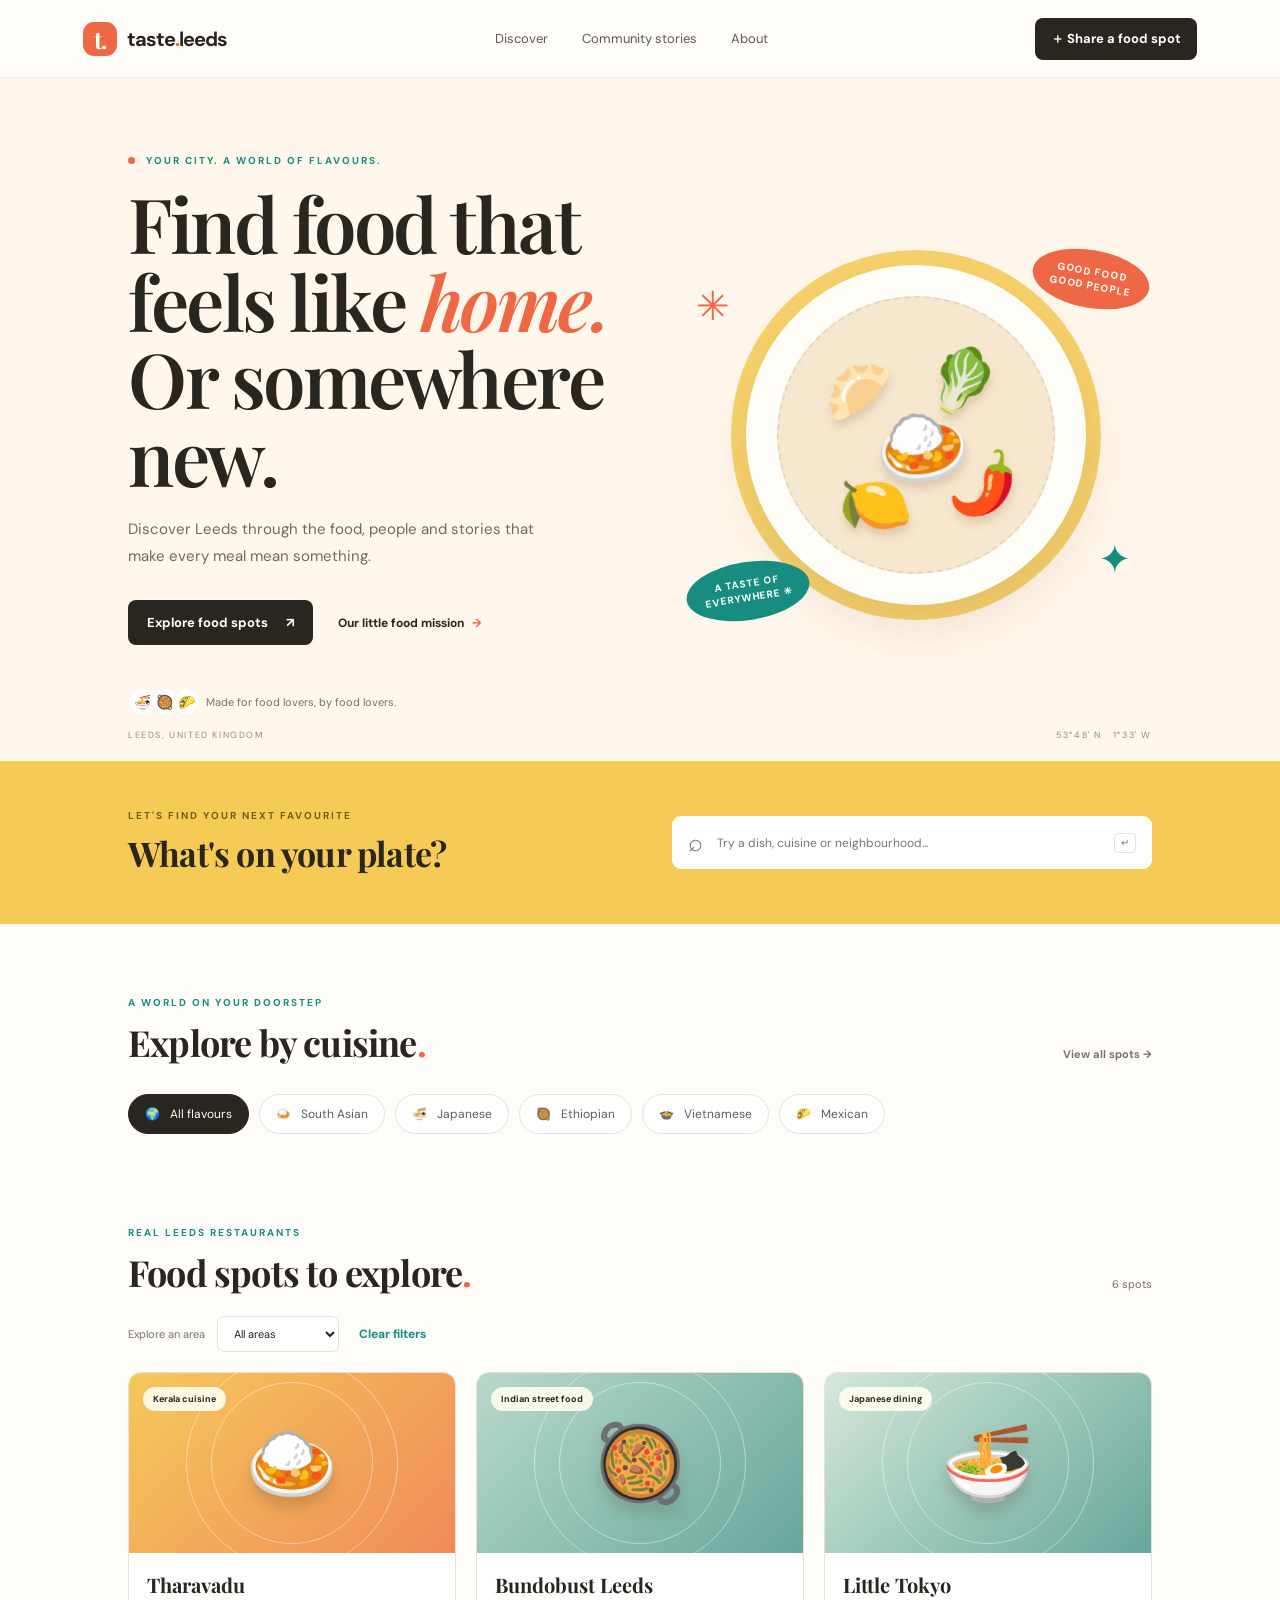
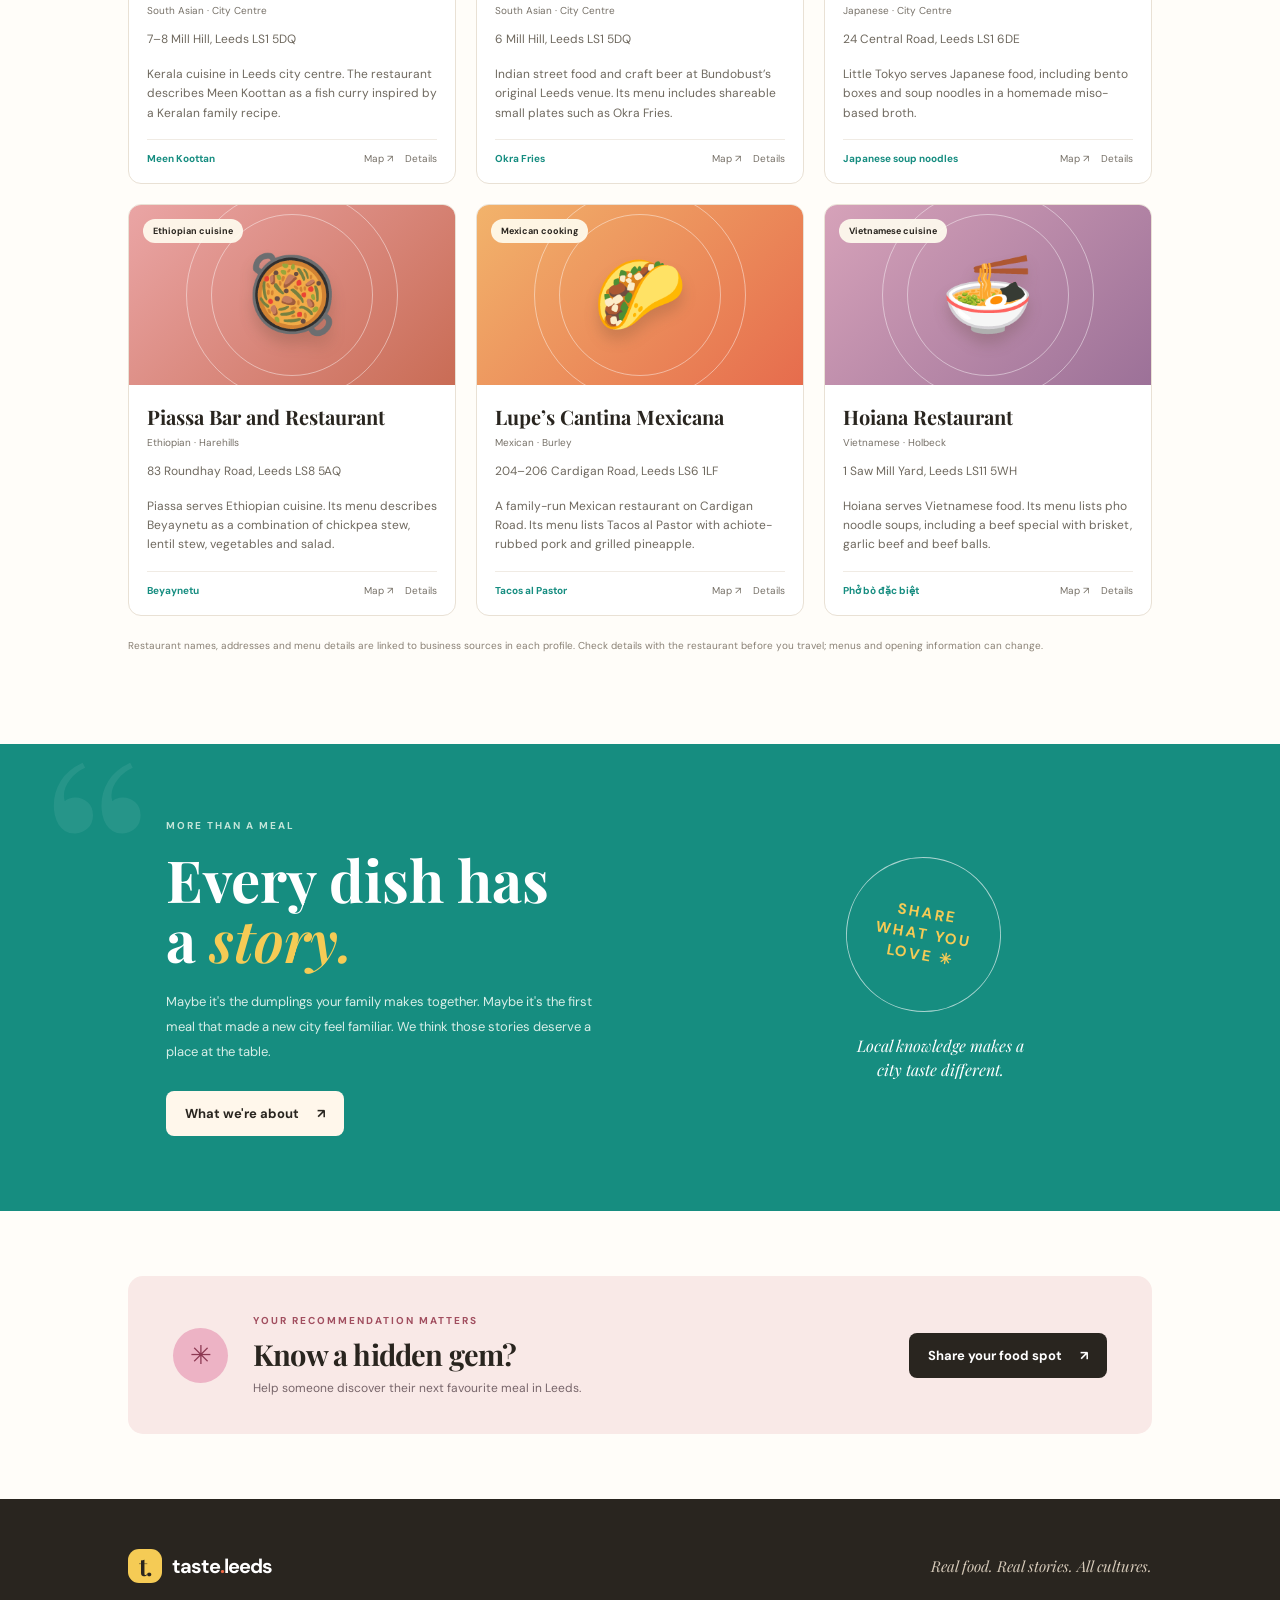
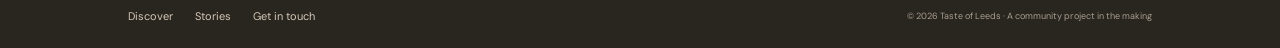
<file: index.html>
<!doctype html>
<html lang="en">
<head>
  <meta charset="utf-8">
  <meta name="viewport" content="width=device-width, initial-scale=1">
  <meta http-equiv="refresh" content="0; url=./taste-of-leeds-prototype/">
  <title>Taste of Leeds</title>
  <script>window.location.replace("./taste-of-leeds-prototype/");</script>
</head>
<body>
  <p>Opening the Taste of Leeds prototype…</p>
  <p><a href="./taste-of-leeds-prototype/">Continue to Taste of Leeds</a></p>
</body>
</html>
</file>
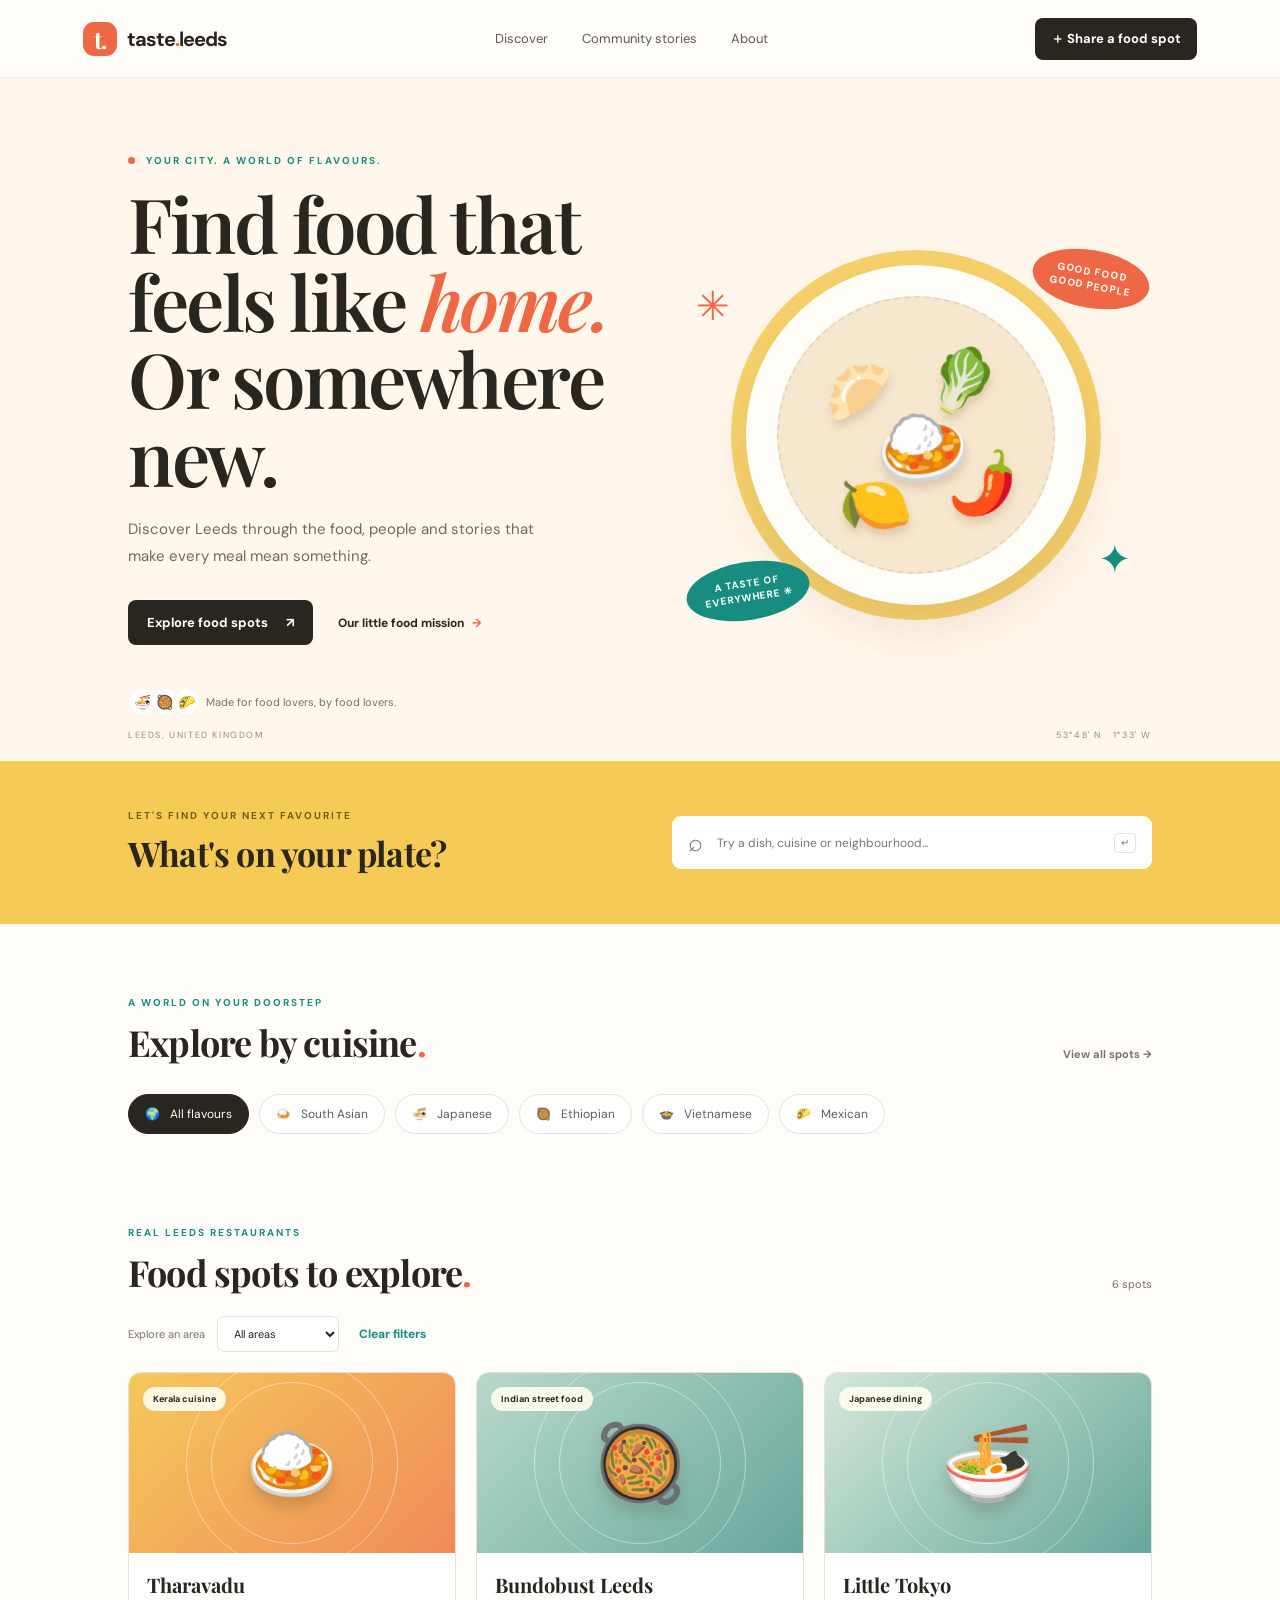
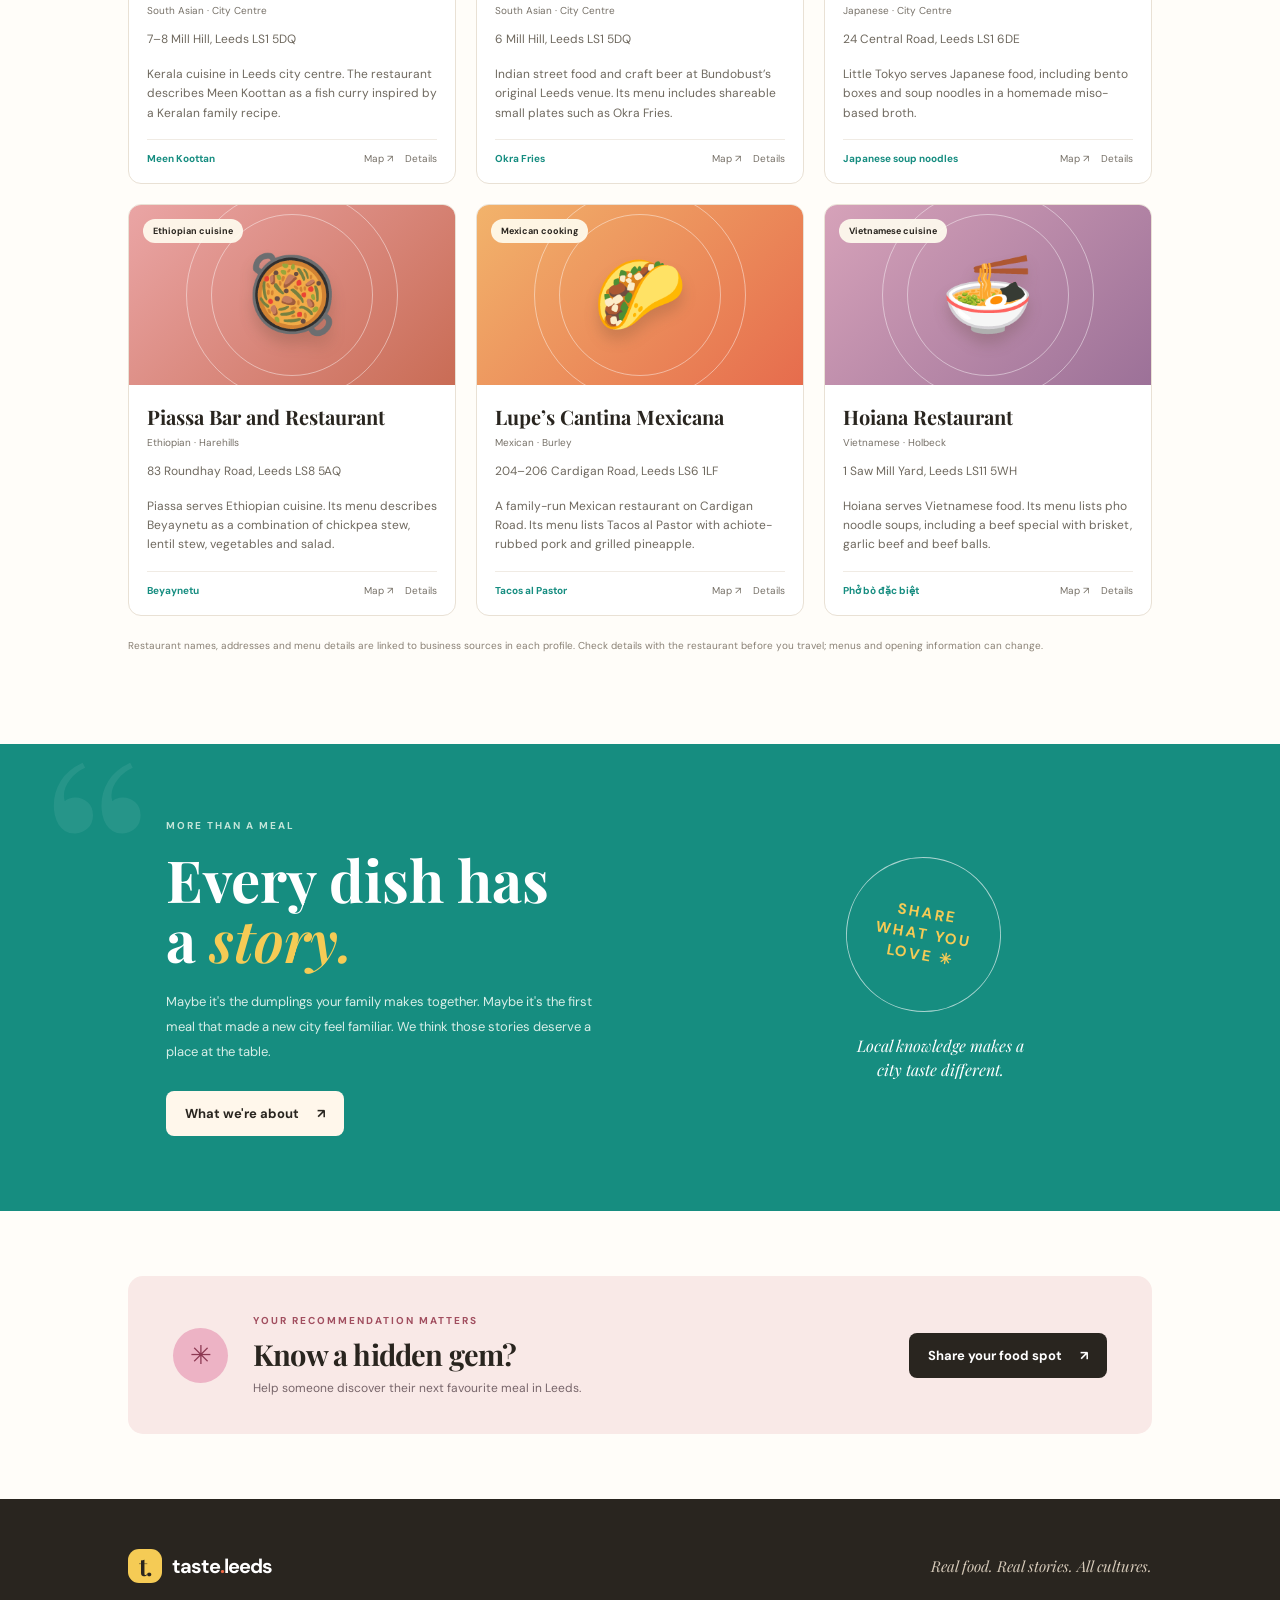
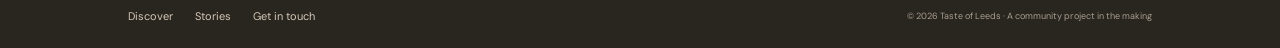
<file: taste-of-leeds-prototype/index.html>
<!doctype html>
<html lang="en">
<head>
  <meta charset="utf-8">
  <meta name="viewport" content="width=device-width, initial-scale=1">
  <meta name="description" content="Discover Leeds food spots through community recommendations, dishes and stories.">
  <title>Taste of Leeds — Real food. Real stories.</title>
  <link rel="stylesheet" href="styles.css">
</head>
<body>
  <header class="site-header">
    <a class="brand" href="#" aria-label="Taste of Leeds home"><span class="brand-mark">t.</span><span>taste<span class="brand-dot">.</span>leeds</span></a>
    <nav class="desktop-nav" id="primary-navigation" aria-label="Main navigation">
      <a href="#discover">Discover</a><a href="#stories">Community stories</a><a href="#about">About</a>
    </nav>
    <button class="button button-dark header-cta" id="open-submit">＋ Share a food spot</button>
    <button class="menu-toggle" id="menu-toggle" aria-label="Toggle menu" aria-expanded="false" aria-controls="primary-navigation">☰</button>
  </header>

  <main>
    <section class="hero">
      <div class="hero-copy">
        <p class="eyebrow"><span class="eyebrow-dot"></span> YOUR CITY. A WORLD OF FLAVOURS.</p>
        <h1>Find food that<br>feels like <em>home.</em><br>Or somewhere new.</h1>
        <p class="hero-intro">Discover Leeds through the food, people and stories that make every meal mean something.</p>
        <div class="hero-actions">
          <a class="button button-dark" href="#discover">Explore food spots <span>↗</span></a>
          <a class="text-link" href="#about">Our little food mission <span>→</span></a>
        </div>
        <div class="hero-note"><span class="avatar-stack"><i>🍜</i><i>🥘</i><i>🌮</i></span><span>Made for food lovers, by food lovers.</span></div>
      </div>
      <div class="hero-art" aria-label="Illustration of a colourful meal">
        <div class="sunburst"></div><div class="sticker sticker-top">GOOD FOOD<br>GOOD PEOPLE</div>
        <div class="plate"><div class="plate-inner"><span class="food food-one">🥟</span><span class="food food-two">🥬</span><span class="food food-three">🍛</span><span class="food food-four">🍋</span><span class="food food-five">🌶️</span></div></div>
        <div class="sticker sticker-bottom">A TASTE OF<br>EVERYWHERE ✳</div>
        <span class="spark spark-one">✳</span><span class="spark spark-two">✦</span>
      </div>
      <div class="hero-bottom"><span>LEEDS, UNITED KINGDOM</span><span>53°48' N &nbsp; 1°33' W</span></div>
    </section>

    <section class="search-band" id="discover">
      <div><p class="eyebrow">LET'S FIND YOUR NEXT FAVOURITE</p><h2>What's on your plate?</h2></div>
      <label class="search-box"><span>⌕</span><input id="search-input" type="search" placeholder="Try a dish, cuisine or neighbourhood..." aria-label="Search food spots"><kbd>↵</kbd></label>
    </section>

    <section class="content-section">
      <div class="section-heading"><div><p class="eyebrow">A WORLD ON YOUR DOORSTEP</p><h2>Explore by cuisine<span class="brand-dot">.</span></h2></div><a class="text-link" href="#food-spots">View all spots →</a></div>
      <div class="cuisine-list" id="cuisine-list">
        <button class="cuisine-chip active" data-cuisine="All"><span>🌍</span> All flavours</button>
        <button class="cuisine-chip" data-cuisine="South Asian"><span>🍛</span> South Asian</button>
        <button class="cuisine-chip" data-cuisine="Japanese"><span>🍜</span> Japanese</button>
        <button class="cuisine-chip" data-cuisine="Ethiopian"><span>🥘</span> Ethiopian</button>
        <button class="cuisine-chip" data-cuisine="Vietnamese"><span>🍲</span> Vietnamese</button>
        <button class="cuisine-chip" data-cuisine="Mexican"><span>🌮</span> Mexican</button>
      </div>
    </section>

    <section class="content-section spots-section" id="food-spots">
      <div class="section-heading"><div><p class="eyebrow">REAL LEEDS RESTAURANTS</p><h2>Food spots to explore<span class="brand-dot">.</span></h2></div><span class="result-count" id="result-count" aria-live="polite">6 food spots</span></div>
      <div class="filter-row"><label for="area-filter">Explore an area</label><select id="area-filter"><option value="All">All areas</option><option>City Centre</option><option>Harehills</option><option>Burley</option><option>Holbeck</option></select><button class="text-link clear-filters" id="clear-filters" type="button">Clear filters</button></div>
      <div class="spot-grid" id="spot-grid"></div>
      <p class="demo-note">Restaurant names, addresses and menu details are linked to business sources in each profile. Check details with the restaurant before you travel; menus and opening information can change.</p>
    </section>

    <section class="story-section" id="stories">
      <div class="story-decoration">“</div>
      <div class="story-content"><p class="eyebrow">MORE THAN A MEAL</p><h2>Every dish has<br>a <em>story.</em></h2><p>Maybe it's the dumplings your family makes together. Maybe it's the first meal that made a new city feel familiar. We think those stories deserve a place at the table.</p><a class="button button-light" href="#about">What we're about <span>↗</span></a></div>
      <div class="story-aside"><div class="story-stamp">SHARE<br>WHAT YOU<br>LOVE ✳</div><p>Local knowledge makes a city taste different.</p></div>
    </section>

    <section class="submit-banner" id="about">
      <div class="submit-icon">✳</div><div><p class="eyebrow">YOUR RECOMMENDATION MATTERS</p><h2>Know a hidden gem?</h2><p>Help someone discover their next favourite meal in Leeds.</p></div>
      <button class="button button-dark" id="open-submit-bottom">Share your food spot <span>↗</span></button>
    </section>
  </main>

  <footer class="footer"><a class="brand brand-footer" href="#"><span class="brand-mark">t.</span><span>taste<span class="brand-dot">.</span>leeds</span></a><p>Real food. Real stories. All cultures.</p><div><a href="#discover">Discover</a><a href="#stories">Stories</a><a href="mailto:hello@tasteofleeds.example">Get in touch</a></div><small>© 2026 Taste of Leeds · A community project in the making</small></footer>

  <dialog id="submit-dialog" class="submit-dialog">
    <form id="recommendation-form" method="dialog">
      <button type="button" class="dialog-close" id="close-submit" aria-label="Close">×</button>
      <p class="eyebrow">PASS THE GOOD FOOD ON</p><h2>Share a food spot<span class="brand-dot">.</span></h2>
      <p class="form-intro">Know somewhere lovely? Tell the community what makes it worth a visit.</p>
      <label>Food spot or restaurant name<input name="name" required placeholder="Name of the place"></label>
      <div class="form-row"><label>Cuisine<select name="cuisine" required><option value="">Choose one</option><option>South Asian</option><option>Japanese</option><option>Ethiopian</option><option>Vietnamese</option><option>Mexican</option><option>Other</option></select></label><label>Leeds area<input name="area" placeholder="e.g. Harehills"></label></div>
      <label>Restaurant address<input name="address" required placeholder="Street, Leeds, postcode"><span class="optional">Needed to create a useful map search.</span></label>
      <label>What dish would you recommend?<input name="dish" placeholder="A dish people should try"></label>
      <label>What's your story? <span class="optional">Optional</span><textarea name="story" rows="3" placeholder="Tell us what makes this place special..."></textarea></label>
      <label class="consent-label"><input name="firsthand" type="checkbox" required> I’m sharing a genuine first-hand visit or clearly identified experience.</label>
      <button class="button button-dark submit-button" type="submit">Send recommendation <span>↗</span></button>
      <p class="privacy-hint">Demo only: your suggestion appears as pending review in this browser session. It is not sent to a server.</p>
    </form>
  </dialog>
  <dialog id="spot-dialog" class="spot-dialog" aria-labelledby="detail-title"><button class="dialog-close" id="close-spot" aria-label="Close">×</button><div id="spot-detail"></div></dialog>
  <div class="toast" id="toast" role="status" aria-live="polite"></div>
  <script src="script.js"></script>
</body>
</html>
</file>
<file: taste-of-leeds-prototype/styles.css>
@import url('https://fonts.googleapis.com/css2?family=DM+Sans:wght@400;500;600;700&family=Playfair+Display:ital,wght@0,600;0,700;1,600;1,700&display=swap');
:root{--ink:#29251f;--cream:#fff7eb;--paper:#fffdf9;--orange:#ef6845;--yellow:#f5cb55;--teal:#168d80;--pink:#edb3c5;--muted:#777168;--line:#e9e1d5;--serif:'Playfair Display',Georgia,serif;--sans:'DM Sans',Arial,sans-serif}
*{box-sizing:border-box}html{scroll-behavior:smooth}body{margin:0;background:var(--paper);color:var(--ink);font-family:var(--sans)}a{color:inherit;text-decoration:none}button,input,select,textarea{font:inherit}.site-header{height:78px;padding:0 6.5%;display:flex;align-items:center;justify-content:space-between;background:var(--paper);position:sticky;top:0;z-index:5;border-bottom:1px solid rgba(41,37,31,.07)}.brand{display:flex;align-items:center;gap:10px;font-size:20px;font-weight:700;letter-spacing:-1px}.brand-mark{width:34px;height:34px;background:var(--orange);color:white;border-radius:11px;display:grid;place-items:center;font-family:var(--serif);font-size:24px}.brand-dot{color:var(--orange)}.desktop-nav{display:flex;gap:34px;font-size:13px;color:#5e584f}.desktop-nav a:hover,.footer a:hover{color:var(--orange)}.button{border:0;border-radius:8px;padding:14px 19px;font-weight:700;font-size:13px;display:inline-flex;align-items:center;gap:18px;cursor:pointer;transition:transform .2s,background .2s}.button:hover{transform:translateY(-2px)}.button-dark{background:var(--ink);color:white}.button-dark:hover{background:#484036}.button-light{background:var(--cream);color:var(--ink)}.header-cta{padding:12px 16px}.menu-toggle{display:none;border:0;background:none;font-size:24px}
.hero{background:var(--cream);min-height:590px;padding:76px 10% 45px;display:grid;grid-template-columns:1.08fr .92fr;align-items:center;position:relative;overflow:hidden}.hero-copy{max-width:560px;z-index:1}.eyebrow{font-size:10px;letter-spacing:2px;font-weight:700;color:var(--teal);margin:0 0 17px}.eyebrow-dot{display:inline-block;width:7px;height:7px;background:var(--orange);border-radius:50%;margin-right:7px}.hero h1{font-family:var(--serif);font-size:clamp(48px,6vw,76px);line-height:1.02;letter-spacing:-2.5px;margin:0 0 22px;font-weight:600}.hero h1 em,.story-content h2 em{color:var(--orange);font-weight:600}.hero-intro{max-width:430px;color:#70695e;line-height:1.8;font-size:15px}.hero-actions{display:flex;align-items:center;gap:25px;margin-top:30px}.text-link{font-size:12px;font-weight:700}.text-link span{color:var(--orange);margin-left:5px}.hero-note{display:flex;align-items:center;gap:12px;margin-top:42px;color:#777168;font-size:11px}.avatar-stack{display:flex}.avatar-stack i{font-style:normal;width:29px;height:29px;border-radius:50%;display:grid;place-items:center;background:white;border:2px solid var(--cream);margin-right:-7px;font-size:14px}.hero-art{height:420px;position:relative;display:grid;place-items:center}.sunburst{position:absolute;width:370px;height:370px;border-radius:50%;background:var(--yellow);opacity:.85}.plate{width:min(340px,75vw);aspect-ratio:1;background:#fffdf8;border-radius:50%;box-shadow:0 22px 45px #8f70462c;display:grid;place-items:center;z-index:1;transform:rotate(-9deg)}.plate-inner{width:82%;height:82%;border:2px dashed #e6d6c1;border-radius:50%;position:relative;background:#f7e7ce}.food{position:absolute;font-size:clamp(35px,5vw,58px);filter:drop-shadow(0 7px 4px #7e553333)}.food-one{left:19%;top:17%}.food-two{right:17%;top:19%}.food-three{left:34%;top:36%;font-size:78px}.food-four{left:18%;bottom:14%}.food-five{right:16%;bottom:15%}.sticker{position:absolute;z-index:2;background:var(--orange);color:white;font-size:10px;line-height:1.4;font-weight:700;letter-spacing:1px;text-align:center;padding:15px 18px;border-radius:50%;transform:rotate(10deg)}.sticker-top{top:25px;right:2px}.sticker-bottom{bottom:25px;left:5px;background:var(--teal);transform:rotate(-9deg)}.spark{position:absolute;color:var(--orange);font-size:40px}.spark-one{top:55px;left:15px}.spark-two{right:20px;bottom:60px;color:var(--teal)}.hero-bottom{position:absolute;bottom:20px;left:10%;right:10%;display:flex;justify-content:space-between;font-size:9px;letter-spacing:1.6px;color:#948a7b}
.search-band{padding:48px 10%;background:var(--yellow);display:flex;justify-content:space-between;align-items:center;gap:30px}.search-band .eyebrow{color:#725c21;margin-bottom:8px}.search-band h2,.section-heading h2,.submit-banner h2{font-family:var(--serif);font-size:34px;letter-spacing:-.8px;margin:0}.search-box{background:white;border-radius:9px;padding:0 16px;display:flex;align-items:center;gap:12px;width:min(480px,52%);height:53px;color:#777}.search-box>span{font-size:25px}.search-box input{border:0;outline:0;flex:1;min-width:0;font-size:12px}.search-box kbd{font-size:10px;border:1px solid var(--line);border-radius:4px;padding:3px 6px}
.content-section{padding:72px 10%}.section-heading{display:flex;justify-content:space-between;align-items:end;margin-bottom:28px}.section-heading .eyebrow{margin-bottom:9px}.section-heading h2{font-size:36px}.section-heading .text-link,.result-count{font-size:11px;color:var(--muted);padding-bottom:5px}.cuisine-list{display:flex;gap:10px;flex-wrap:wrap}.cuisine-chip{border:1px solid var(--line);background:white;border-radius:30px;padding:11px 16px;font-size:12px;color:#625d54;cursor:pointer;transition:.2s}.cuisine-chip span{margin-right:7px}.cuisine-chip:hover,.cuisine-chip.active{background:var(--ink);color:white;border-color:var(--ink)}.spots-section{padding-top:20px;padding-bottom:80px}.spot-grid{display:grid;grid-template-columns:repeat(3,1fr);gap:20px}.spot-card{border:1px solid var(--line);border-radius:13px;overflow:hidden;background:white;transition:transform .2s,box-shadow .2s}.spot-card:hover{transform:translateY(-4px);box-shadow:0 15px 35px #3e302012}.spot-art{height:180px;display:grid;place-items:center;position:relative;overflow:hidden}.spot-art .dish-emoji{font-size:75px;filter:drop-shadow(0 10px 7px #4c392333);z-index:1}.spot-art:before,.spot-art:after{content:"";position:absolute;border:1px solid #ffffff70;border-radius:50%;width:210px;height:210px}.spot-art:after{width:160px;height:160px}.spot-tag{position:absolute;left:14px;top:14px;background:#fffdf0e8;border-radius:20px;padding:6px 10px;font-size:9px;font-weight:700;z-index:2}.spot-body{padding:18px}.spot-body h3{margin:0 0 6px;font-family:var(--serif);font-size:20px}.spot-meta{font-size:10px;color:var(--muted);margin-bottom:13px}.spot-body p{font-size:12px;line-height:1.6;color:#6f695f;margin:0 0 16px}.spot-foot{display:flex;justify-content:space-between;align-items:center;border-top:1px solid #f0ebe4;padding-top:12px;font-size:10px}.spot-foot span:first-child{color:var(--teal);font-weight:700}.spot-foot span:last-child{color:var(--muted)}.demo-note{font-size:10px;color:#8a8175;margin-top:22px;line-height:1.6}.empty-state{grid-column:1/-1;padding:45px;text-align:center;background:var(--cream);border-radius:12px;color:var(--muted)}
.story-section{background:var(--teal);color:white;padding:75px 13%;display:grid;grid-template-columns:1fr .65fr;gap:70px;position:relative;overflow:hidden}.story-decoration{position:absolute;font-family:var(--serif);font-size:280px;line-height:1;color:#ffffff12;top:-35px;left:3%}.story-content,.story-aside{position:relative;z-index:1}.story-content .eyebrow{color:#c4e5d9}.story-content h2{font-family:var(--serif);font-size:58px;line-height:1.05;margin:0 0 20px}.story-content h2 em{color:var(--yellow)}.story-content>p:not(.eyebrow){max-width:450px;color:#d7eee7;font-size:13px;line-height:1.9;margin-bottom:27px}.story-aside{align-self:center;justify-self:center}.story-stamp{width:155px;height:155px;border:1px solid #ffffffa0;border-radius:50%;display:grid;place-content:center;text-align:center;font-size:15px;line-height:1.4;font-weight:700;letter-spacing:2px;transform:rotate(10deg);color:var(--yellow)}.story-aside p{font-family:var(--serif);font-style:italic;font-size:16px;max-width:190px;text-align:center;line-height:1.5;margin-top:22px}
.submit-banner{margin:65px 10%;padding:38px 45px;background:#f9e9e7;border-radius:15px;display:flex;align-items:center;gap:25px}.submit-icon{width:55px;height:55px;flex:0 0 55px;background:var(--pink);border-radius:50%;display:grid;place-items:center;font-size:26px;color:#8c3852}.submit-banner>div:nth-child(2){flex:1}.submit-banner .eyebrow{margin-bottom:8px;color:#a14e5f}.submit-banner h2{font-size:29px}.submit-banner p:last-child{font-size:12px;color:#77656a;margin:7px 0 0}
.footer{background:var(--ink);color:white;padding:42px 10% 25px;display:grid;grid-template-columns:1fr 1fr;align-items:center;gap:18px}.brand-footer{width:max-content}.brand-footer .brand-mark{background:var(--yellow);color:var(--ink)}.footer>p{justify-self:end;font-family:var(--serif);font-style:italic;color:#d5c9b8;font-size:15px}.footer>div{display:flex;gap:22px;font-size:11px;color:#d5c9b8}.footer small{justify-self:end;color:#a89e90;font-size:9px}
.submit-dialog{border:0;border-radius:16px;padding:0;width:min(560px,calc(100% - 28px));max-height:90vh;box-shadow:0 25px 80px #17130f55}.submit-dialog::backdrop{background:#1f1b18a6;backdrop-filter:blur(4px)}.submit-dialog form{padding:35px;position:relative}.dialog-close{position:absolute;right:22px;top:17px;border:0;background:#f4eee5;border-radius:50%;width:32px;height:32px;font-size:22px;cursor:pointer}.submit-dialog h2{font-family:var(--serif);font-size:34px;margin:0 0 8px}.form-intro{font-size:12px;line-height:1.6;color:var(--muted);margin-bottom:22px}.submit-dialog label{display:block;font-size:11px;font-weight:700;margin:14px 0;color:#514b43}.submit-dialog input,.submit-dialog select,.submit-dialog textarea{display:block;width:100%;margin-top:7px;border:1px solid var(--line);border-radius:7px;padding:12px;font-size:12px;background:white;color:var(--ink);outline-color:var(--teal)}.form-row{display:grid;grid-template-columns:1fr 1fr;gap:13px}.optional{font-weight:400;color:#928a7f}.submit-button{width:100%;justify-content:center;margin-top:12px}.privacy-hint{font-size:9px;color:#928a7f;text-align:center;margin-bottom:0}.toast{position:fixed;bottom:22px;left:50%;transform:translate(-50%,20px);background:var(--ink);color:white;padding:13px 19px;border-radius:8px;font-size:12px;opacity:0;pointer-events:none;transition:.25s;z-index:10}.toast.show{opacity:1;transform:translate(-50%,0)}
.filter-row{display:flex;align-items:center;gap:12px;margin:-8px 0 20px;font-size:11px;color:var(--muted)}.filter-row select{border:1px solid var(--line);border-radius:7px;background:#fff;padding:9px 30px 9px 12px;color:var(--ink);font:inherit}.clear-filters{border:0;background:none;padding:8px;cursor:pointer;color:var(--teal)}.card-link{border:0;background:none;padding:0;color:var(--muted);font:inherit;font-size:10px;cursor:pointer}.card-link:hover{color:var(--orange)}.consent-label{display:flex!important;align-items:flex-start;gap:9px;line-height:1.5}.submit-dialog .consent-label input{width:16px;height:16px;flex:none;margin:0;accent-color:var(--teal)}.spot-dialog{border:0;border-radius:16px;padding:0;width:min(540px,calc(100% - 28px));max-height:90vh;overflow:auto;box-shadow:0 25px 80px #17130f55}.spot-dialog::backdrop{background:#1f1b18a6;backdrop-filter:blur(4px)}.spot-dialog>.dialog-close{position:sticky;float:right;top:12px;right:12px;z-index:2;margin:12px -40px -44px 0}.detail-art{height:210px;display:grid;place-items:center}.detail-art span{font-size:94px;filter:drop-shadow(0 10px 7px #4c392333)}#spot-detail>.eyebrow,#spot-detail>h2,#spot-detail>.detail-meta,#spot-detail>.detail-dish,#spot-detail>.detail-story,#spot-detail>.detail-footnote{margin-left:30px;margin-right:30px}#spot-detail>.eyebrow{margin-top:24px;margin-bottom:8px}#spot-detail h2{font:600 32px var(--serif);margin-top:0;margin-bottom:5px}#spot-detail .detail-meta{color:var(--muted);font-size:12px;margin-top:0}.detail-dish{background:var(--cream);padding:18px;border-radius:10px;margin-top:22px!important}.detail-dish .eyebrow{margin:0 0 7px!important}.detail-dish h3{font:600 20px var(--serif);margin:0 0 8px}.detail-dish p,.detail-story{font-size:13px;line-height:1.7;color:#6f695f}.detail-footnote{border-top:1px solid var(--line);padding:14px 0 24px;color:#8a8175;font-size:10px;line-height:1.6}
.map-link{margin:8px 30px 0;font-size:11px}.map-hint{margin:7px 30px 0;color:#8a8175;font-size:10px}.spot-actions{display:flex;gap:12px;align-items:center}.spot-foot .card-link{white-space:nowrap}.detail-address{margin:8px 30px!important;color:#6f695f;font-size:12px}.official-link,.source-link{display:inline-block;color:var(--teal);font-size:11px;font-weight:700;text-decoration:underline;text-underline-offset:3px}.official-link{margin:12px 30px 0}.source-link{margin-top:5px}.detail-dish .source-link{margin-left:0}.detail-footnote{margin-top:18px!important}
button:focus-visible,a:focus-visible,input:focus-visible,select:focus-visible,textarea:focus-visible{outline:3px solid #168d8080;outline-offset:3px}
@media(max-width:800px){.site-header{height:68px;padding:0 5%}.desktop-nav{display:none;position:absolute;top:68px;left:0;right:0;background:var(--paper);padding:20px 6%;flex-direction:column;gap:18px;border-bottom:1px solid var(--line)}.desktop-nav.open{display:flex}.header-cta{margin-left:auto;margin-right:12px;font-size:11px;padding:10px}.menu-toggle{display:block}.hero{padding:55px 7% 55px;grid-template-columns:1fr;min-height:auto}.hero h1{font-size:58px}.hero-art{height:350px;margin-top:20px}.sunburst{width:300px;height:300px}.plate{width:275px}.hero-bottom{left:7%;right:7%;bottom:16px}.search-band{padding:35px 7%;align-items:stretch;flex-direction:column;gap:18px}.search-box{width:100%}.content-section{padding:55px 7%}.spot-grid{grid-template-columns:repeat(2,1fr)}.story-section{padding:60px 8%;gap:25px}.submit-banner{margin:45px 7%;padding:28px;flex-wrap:wrap}.submit-banner>div:nth-child(2){min-width:60%}.footer{padding:35px 7%}}
@media(max-width:520px){.header-cta{font-size:0;gap:0}.header-cta:after{content:"＋";font-size:18px}.hero{padding-top:43px}.hero h1{font-size:49px}.hero-intro{font-size:13px}.hero-actions{gap:15px;flex-wrap:wrap}.hero-art{height:300px}.sunburst{width:255px;height:255px}.plate{width:235px}.sticker-top{right:0;top:12px}.sticker-bottom{left:0;bottom:8px}.section-heading h2{font-size:29px}.cuisine-list{flex-wrap:nowrap;overflow-x:auto;padding-bottom:8px}.cuisine-chip{white-space:nowrap}.spot-grid{grid-template-columns:1fr}.spot-art{height:190px}.story-section{grid-template-columns:1fr}.story-content h2{font-size:50px}.story-aside{display:none}.submit-banner{gap:15px}.submit-banner .button{width:100%;justify-content:center}.footer{grid-template-columns:1fr}.footer>p,.footer small{justify-self:start}.footer>div{flex-wrap:wrap}.form-row{grid-template-columns:1fr}.submit-dialog form{padding:28px 22px}.filter-row{flex-wrap:wrap}.spot-dialog>.dialog-close{margin-right:-39px}}
</file>
